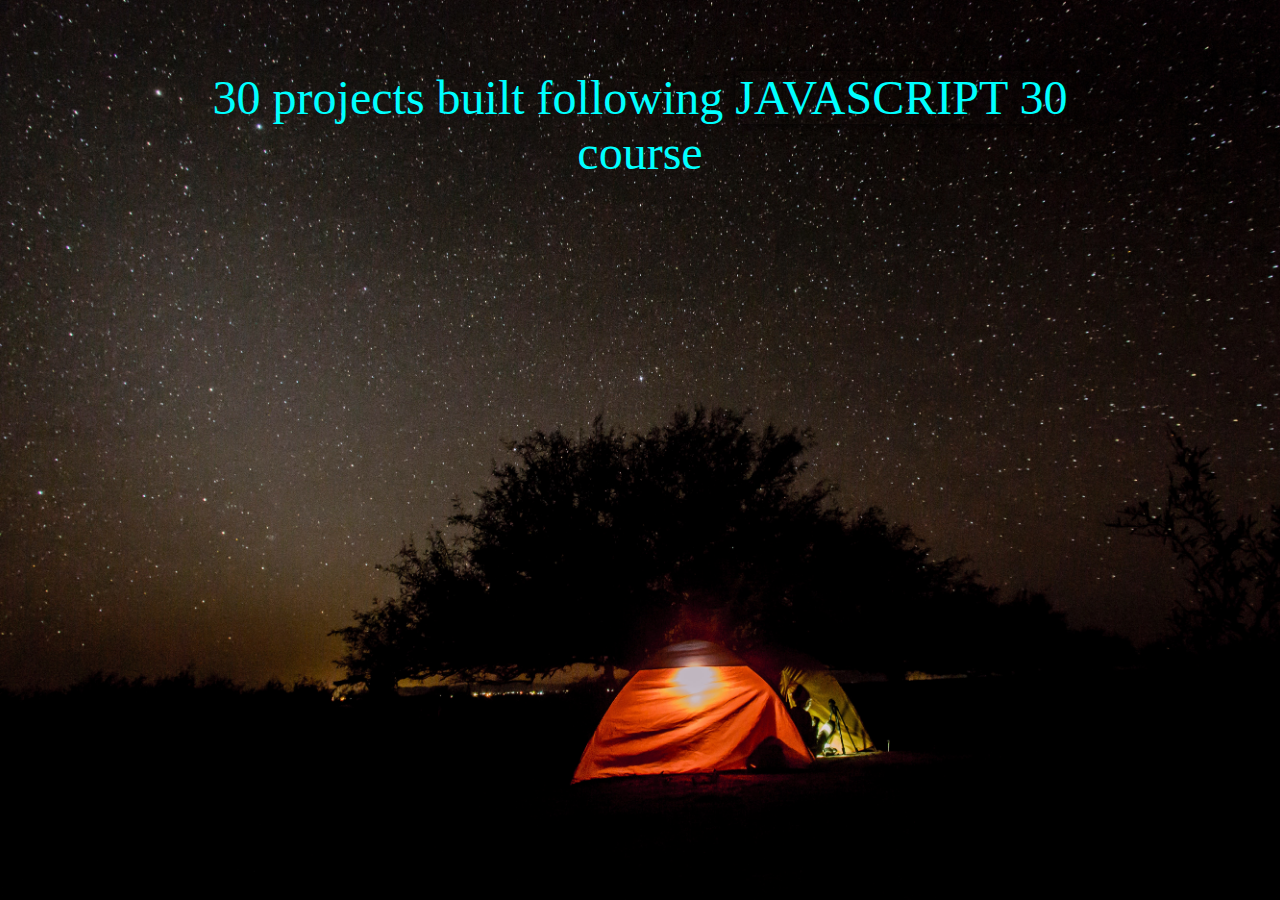
<file: index.html>
<!DOCTYPE html>
<html>
<head>
<title>Java Script 30</title>
<link rel="stylesheet" type="text/css" href="css/styleindex.css">
</head>
<body>
	<div class="main">30 projects built following <a style="text-decoration:none;box-shadow:0 0 .5rem black;" 
		href="https://javascript30.com/">JAVASCRIPT 30</a> course</div>
	<div class='wrapper'>
		<div class='carousel'>
			<div class='carousel__item'>
				<div class='carousel__item-body'>
					<a class="title" href="htmls/day1.html">Day 1
					<p>JavaScript Drum Kit</p></a>
				</div>
			</div>
			<div class='carousel__item'>
				<div class='carousel__item-body'>
					<a class="title" href="htmls/day2.html">Day 2
					<p>CSS + JS Clock</p></a>
				</div>
			</div>
			<div class='carousel__item'>
				<div class='carousel__item-body'>
					<a class="title" href="htmls/day3.html">Day 3
					<p>Playing with CSS variables and JS</p></a>
				</div>
			</div>
			<div class='carousel__item'>
				<div class='carousel__item-body'>
					<a class="title" href="htmls/day4.html">Day 4
					<p>Array Cardio with Inventors</p></a>
				</div>
			</div>
			<div class='carousel__item'>
				<div class='carousel__item-body'>
					<a class="title" href="htmls/day5.html">Day 5
					<p>Playing with CSS variables and JS</p></a>
				</div>
			</div>
			<div class='carousel__item'>
				<div class='carousel__item-body'>
					<a class="title" href="htmls/day6.html">Day 6
					<p>Playing with CSS variables and JS</p></a>
				</div>
			</div>
			<div class='carousel__item'>
				<div class='carousel__item-body'>
					<a class="title" href="htmls/day7.html">Day 7
					<p>Playing with CSS variables and JS</p></a>
				</div>
			</div>
			<div class='carousel__item'>
				<div class='carousel__item-body'>
					<a class="title" href="htmls/day8.html">Day 8
					<p>Playing with CSS variables and JS</p></a>
				</div>
			</div>
			<div class='carousel__item'>
				<div class='carousel__item-body'>
					<a class="title" href="htmls/day9.html">Day 9
					<p>Playing with CSS variables and JS</p></a>
				</div>
			</div>
		</div>
	</div>
		

</div>
<!--<div style="text-align: right" class="main"> Developed by:- Rubinder Singh</div>-->
</body>
</html>
</file>
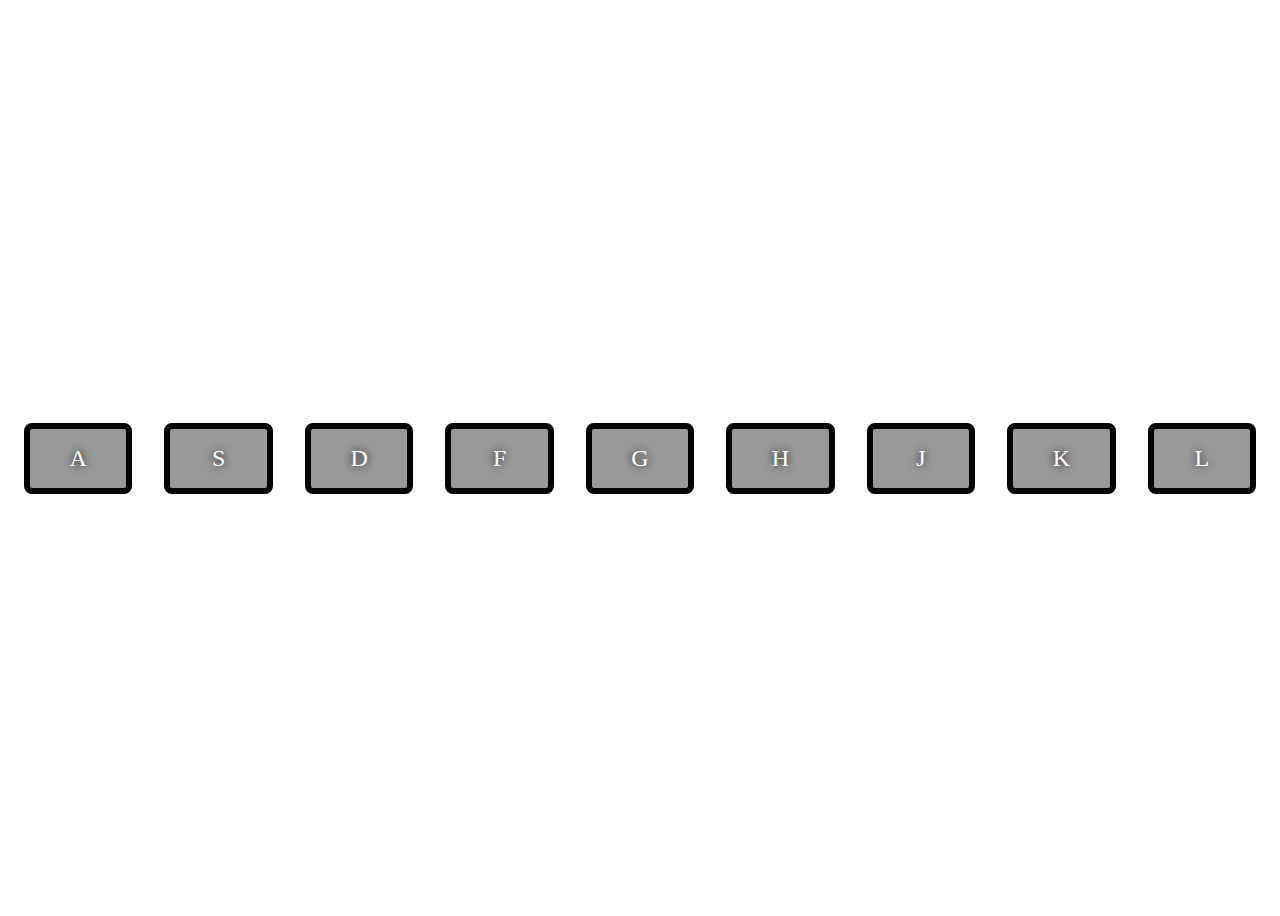
<file: day1.html>
<!DOCTYPE html>
<html>
<head>
	<link rel="stylesheet" type="text/css" href="css/style1.css">
<title>Day 1</title>
</head>
<body>
<div class="keys">
<div data-key="65" class="key">
	<span>A</span>
	
</div>


<div data-key="83" class="key">
	<span>S</span>
	
</div>
<div data-key="68" class="key">
	<span>D</span>
	
</div>
<div data-key="70" class="key">
	<span>F</span>
</div>
<div data-key="71" class="key">
	<span>G</span>
	
</div>
<div data-key="72" class="key">
	<span>H</span>
	
</div>
<div data-key="74" class="key">
	<span>J</span>
	
</div>
<div data-key="75" class="key">
	<span>K</span>
	
</div>
<div data-key="76" class="key">
	<span>L</span>
	
</div>

</div>
</div>
<audio data-key="65" src="sounds/sound1.mp3"></audio>
<audio data-key="83" src="sounds/sound2.mp3"></audio>
<audio data-key="68" src="sounds/sound3.mp3"></audio>
<audio data-key="70" src="sounds/sound4.mp3"></audio>
<audio data-key="71" src="sounds/sound5.mp3"></audio>
<audio data-key="72" src="sounds/sound6.mp3"></audio>
<audio data-key="74" src="sounds/sound7.mp3"></audio>
<audio data-key="75" src="sounds/sound8.mp3"></audio>
<audio data-key="76" src="sounds/sound9.mp3"></audio>
<script type="text/javascript">
	function playSound(e){
		const audio=document.querySelector(`audio[data-key="${e.keyCode}"]`);
		const key=document.querySelector(`.key[data-key="${e.keyCode}"]`);
		if(!audio) return;
		audio.currentTime=0;
		audio.play()
		key.classList.add('playing');
	}
	
	
	function removeTransition(e){
		if(e.propertyName !=='transform') return ;
		
		e.target.classList.remove('playing');
		
	}
	const keys=Array.from(document.querySelectorAll(".key"));
	keys.forEach(key => key.addEventListener('transitionend',removeTransition));
	window.addEventListener('keydown',playSound);
</script>
</body>
</html>
</file>
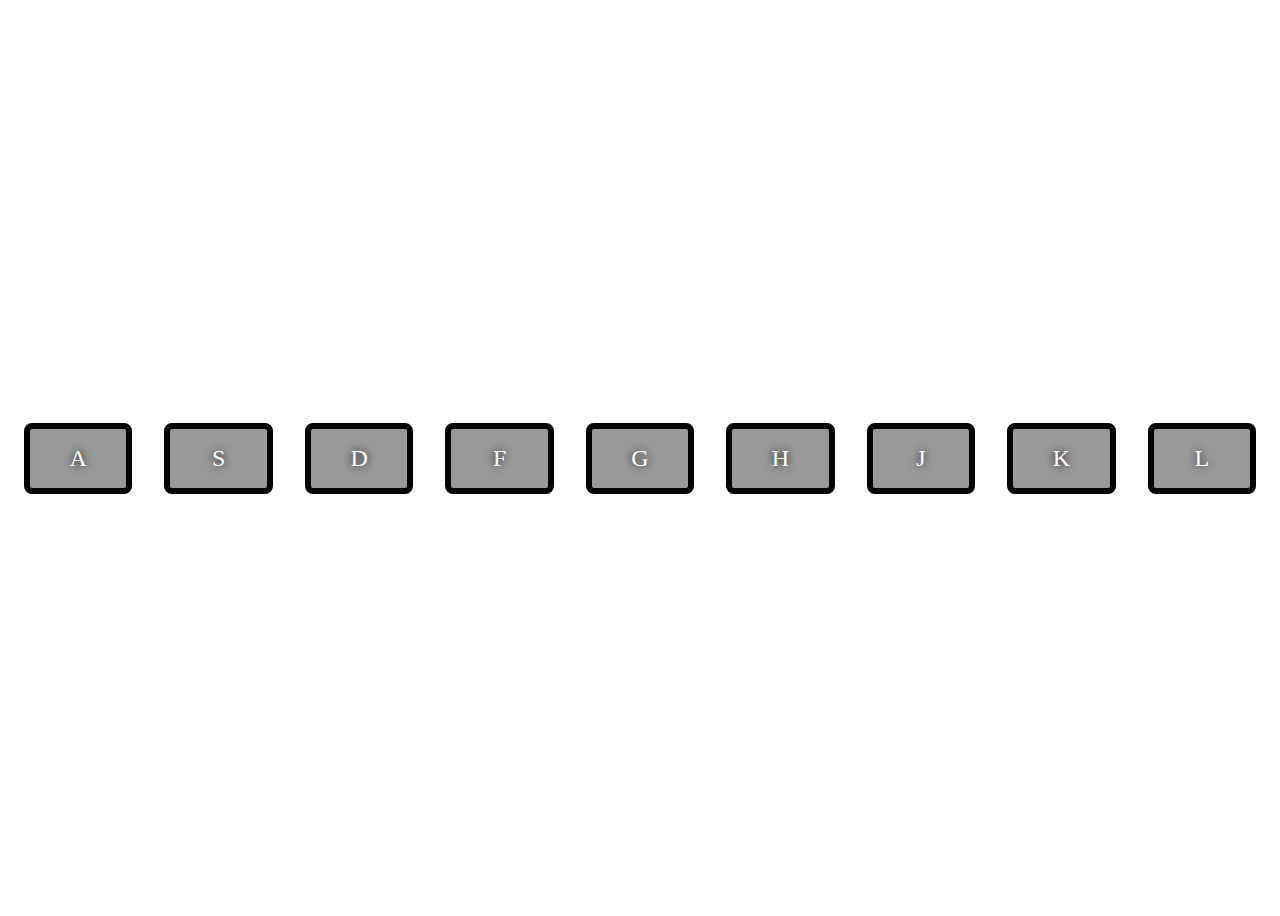
<file: htmls/day1.html>
<!DOCTYPE html>
<html>
<head>
	<link rel="stylesheet" type="text/css" href="../css/style1.css">
<title>Day 1</title>
</head>
<body>
<div class="keys">
<div data-key="65" class="key">
	<span>A</span>
	
</div>


<div data-key="83" class="key">
	<span>S</span>
	
</div>
<div data-key="68" class="key">
	<span>D</span>
	
</div>
<div data-key="70" class="key">
	<span>F</span>
</div>
<div data-key="71" class="key">
	<span>G</span>
	
</div>
<div data-key="72" class="key">
	<span>H</span>
	
</div>
<div data-key="74" class="key">
	<span>J</span>
	
</div>
<div data-key="75" class="key">
	<span>K</span>
	
</div>
<div data-key="76" class="key">
	<span>L</span>
	
</div>

</div>
</div>
<audio data-key="65" src="../sounds/sound1.mp3"></audio>
<audio data-key="83" src="../sounds/sound2.mp3"></audio>
<audio data-key="68" src="../sounds/sound3.mp3"></audio>
<audio data-key="70" src="../sounds/sound4.mp3"></audio>
<audio data-key="71" src="../sounds/sound5.mp3"></audio>
<audio data-key="72" src="../sounds/sound6.mp3"></audio>
<audio data-key="74" src="../sounds/sound7.mp3"></audio>
<audio data-key="75" src="../sounds/sound8.mp3"></audio>
<audio data-key="76" src="../sounds/sound9.mp3"></audio>
<script type="text/javascript">
	function playSound(e){
		const audio=document.querySelector(`audio[data-key="${e.keyCode}"]`);
		const key=document.querySelector(`.key[data-key="${e.keyCode}"]`);
		if(!audio) return;
		audio.currentTime=0;
		audio.play()
		key.classList.add('playing');
	}
	
	
	function removeTransition(e){
		if(e.propertyName !=='transform') return ;
		
		e.target.classList.remove('playing');
		
	}
	const keys=Array.from(document.querySelectorAll(".key"));
	keys.forEach(key => key.addEventListener('transitionend',removeTransition));
	window.addEventListener('keydown',playSound);
</script>
</body>
</html>
</file>
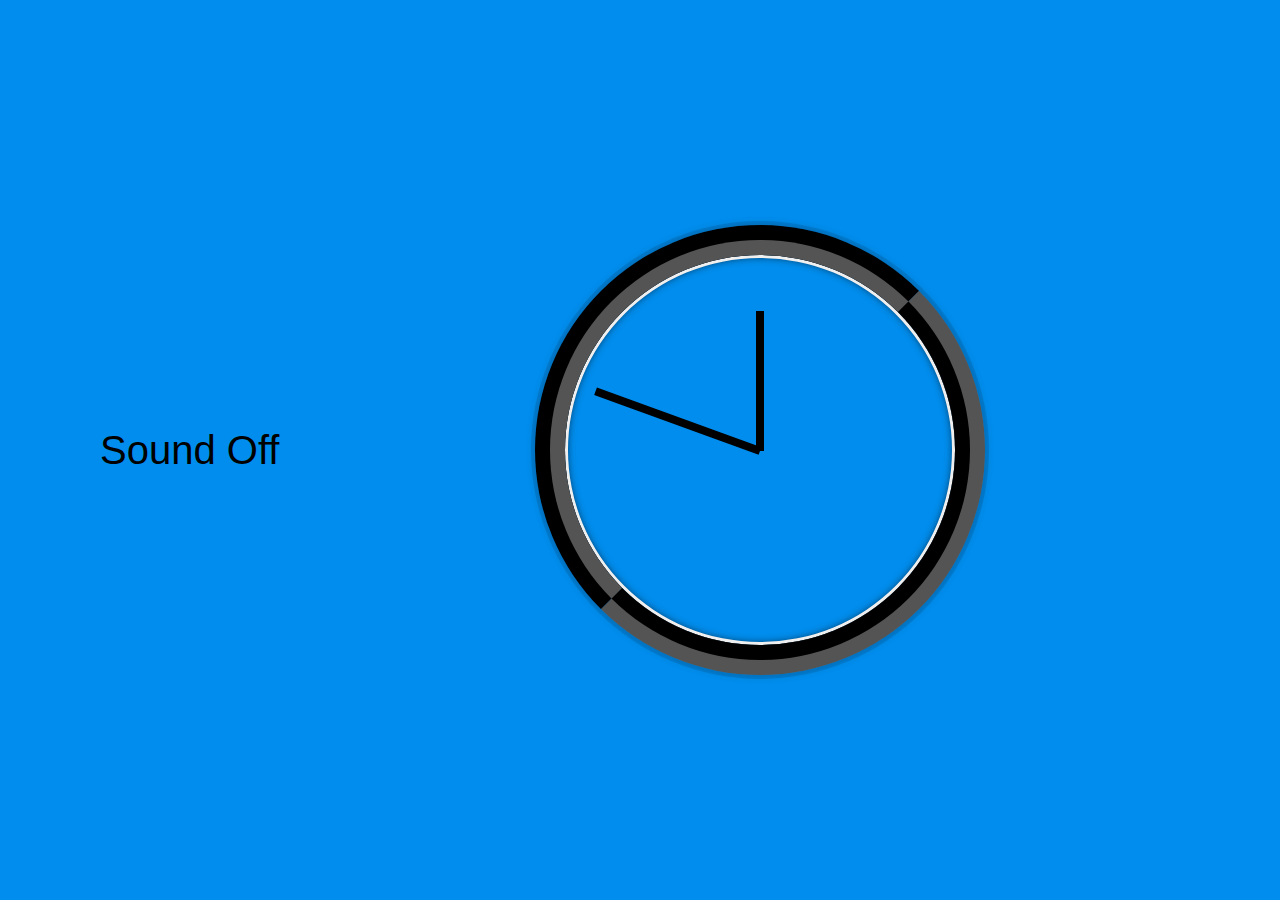
<file: htmls/day2.html>
<!DOCTYPE html>
<html>
<head>
	<link rel="shortcut icon" href="#" />
	<link rel="stylesheet" type="text/css" href="../css/style2.css">
	<title>Day 2</title>
</head>
<body>
	<div >
		<button id="tickbtn">Sound Off</button>
	</div>
	<div class="clock">
		<div class="clock-face">
			<div class="hand hour" style=" width:30%; margin-left: 20%;">	</div>
			<div class="hand min" style=" width:40%; margin-left: 10%;">	</div>
			<div class="hand sec" style=" transform: rotate(20deg);">	</div>
		</div>
	</div>
	<audio id="tick" src="../sounds/tick.mp3" allow="autoplay" autoplay="true" muted="muted"></audio>
	<audio id="hr" src="../sounds/hour.mp3" ></audio>
	<script type="text/javascript">
		var playflag=0;
		document.getElementById('tickbtn').onclick=function(){
			this.border="none";
			if(this.textContent=="Sound Off"){
				this.textContent="Sound On";
				playflag=1;
			}
			else{
				this.textContent="Sound Off";
				playflag=0;
			}
		};
		const secondHand=document.querySelector('.sec');
		const minHand=document.querySelector('.min');
		const hourHand=document.querySelector('.hour');
		var flag=0;
		function setDate(){
			const now=new Date();
			const secs=now.getSeconds();
			const mins=now.getMinutes();
			const hrs=now.getHours();

			const secDegrees=((secs/60)*360)+90;
			const minDegrees=((mins/60)*360)+90;
			const hrDegrees=((hrs/12)*360)+90;
			secondHand.style.transform=`rotate(${secDegrees}deg)`;
			minHand.style.transform=`rotate(${minDegrees}deg)`;
			hourHand.style.transform=`rotate(${hrDegrees}deg)`;
			const tick=document.querySelector(`audio[id="tick"]`);
			if(playflag){
				tick.muted=false;
			}
			else{
				tick.muted=true;
			}
			tick.play();
			if(mins==0 ){
				if(flag==0){
				const hrsound=document.querySelector(`audio[id="hr"]`);
				hrsound.play();
				flag=1;
				}
			}
			else{
				flag=0;
			}
		}
		setInterval(setDate,1000);
	</script>
</body>
</html>
</file>
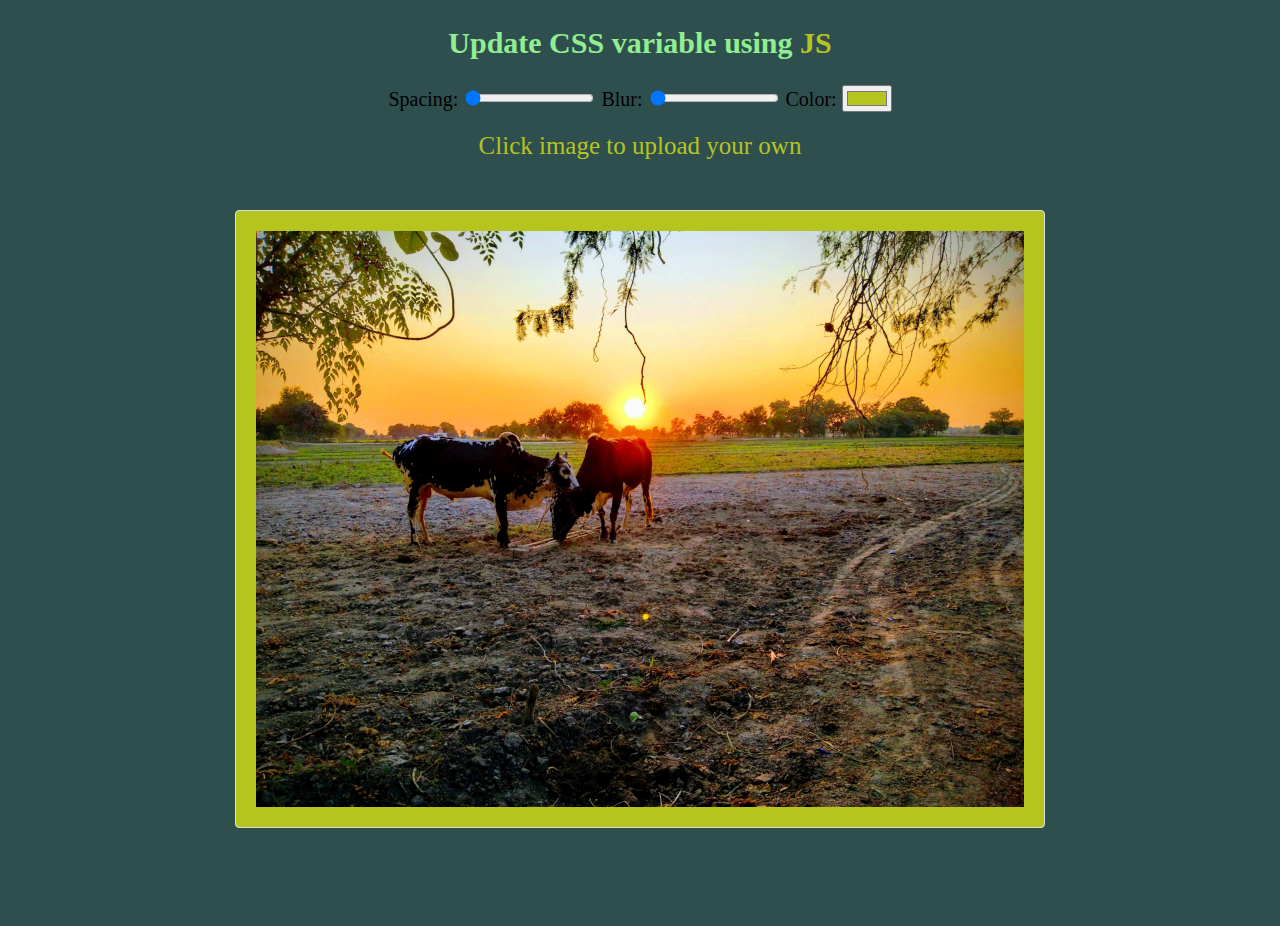
<file: htmls/day3.html>
<!DOCTYPE html>
<html>
<head>
	<link rel="shortcut icon" href="#" />
	<i class="lni lni-direction"></i>
	<link rel="stylesheet" type="text/css" href="../css/style3.css">
	<title>Day 3</title>
</head>
<body>
	<h2>Update CSS variable using <span class="h1">JS</span></h2>
	<div class="changers">
		<label for="spacing">Spacing:</label>
		<input id="spacing" type="range" min="20" max="200" value="20" data-sizing="px">

		<label for="blur">Blur:</label>
		<input id="blur" type="range" min="0" max="25" value="0" data-sizing="px">

		<label for="base">Color:</label>
		<input id="base" type="color" value="#b6c41f">
	</div>
	<div class="image">
		<input type="file" accept="image/jpeg, image/png, image/jpg" hidden>
		<span for="imageTag" class="imageHeader">Click image to upload your own</span>
		<img class="imageTag" src="../resource/day3-backgorund.jpg">
	</div>
	<script>
		inputs = document.querySelectorAll(".changers input");
		imgInput = document.querySelector(".image input");
		imgAttribute = document.querySelector(".image img");
		let imagesArray = []
		function handleEvent(){
			const suffix = this.dataset.sizing || '';
			document.documentElement.style.setProperty(`--${this.id}`, this.value + suffix);
		}

		function displayImages(){
			document.getElementsByClassName("imageTag")[0].src = `${URL.createObjectURL(imagesArray[0])}`;
			imagesArray = [];
		}

		inputs.forEach(element => element.addEventListener('change', handleEvent));
		inputs.forEach(element => element.addEventListener('mousemove', handleEvent));
		imgAttribute.addEventListener('click', () => {
			imgInput.click();
		});
		imgInput.addEventListener("change", ()=>{
			const file = imgInput.files;
  			imagesArray.push(file[0]);
			displayImages();
		})
	</script>
</body>
</html>
</file>
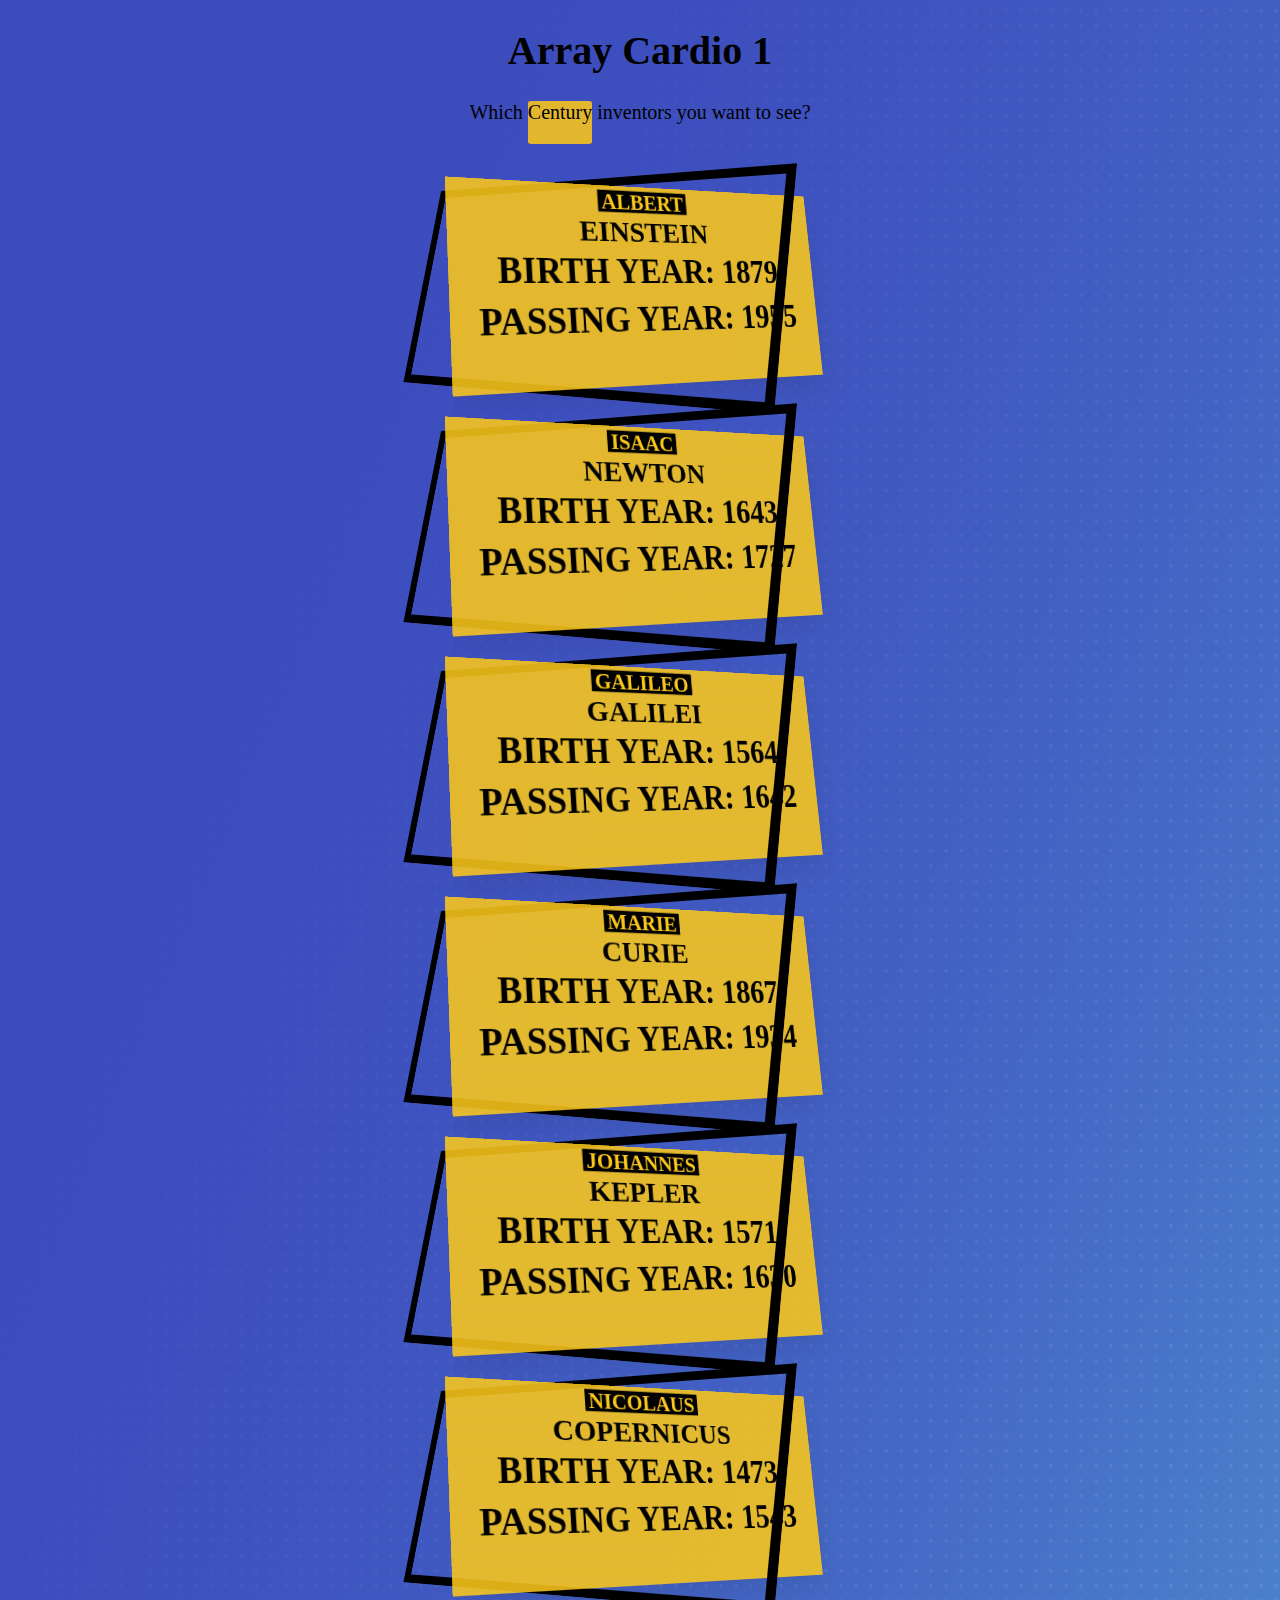
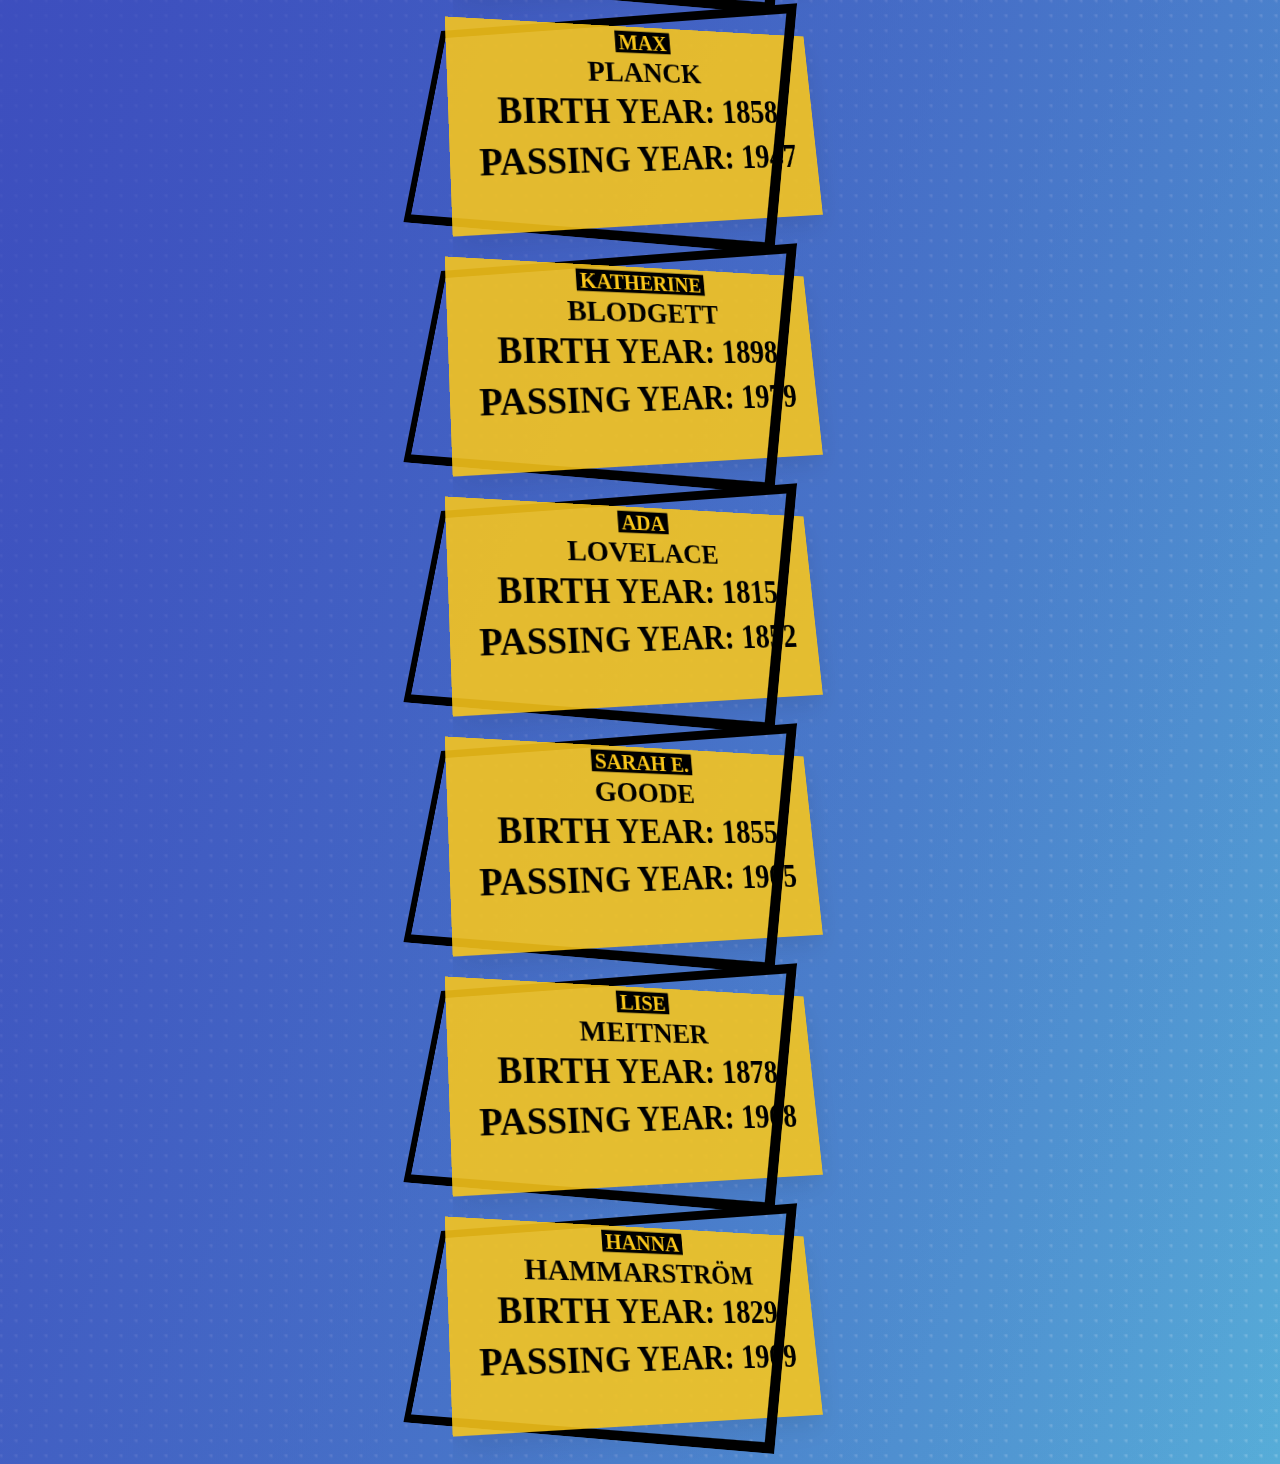
<file: htmls/day4.html>
<!DOCTYPE html>
<html>
<head>
	<link rel="shortcut icon" href="#" />
	<i class="lni lni-direction"></i>
	<link rel="stylesheet" type="text/css" href="../css/style4.css">
	<title>Day 3</title>
</head>
<body>
	<h1>Array Cardio 1 </h1>
	<div class="century-menu-label" for="century-menu">
		Which <div class="century-menu"> Century 
			<ul class="century-menu-lists century-menu--1-lists">
			<li class="century-menu-items" value="1500">1500s</li>
			<li class="century-menu-items" value="1600">1600s</li>
			<li class="century-menu-items" value="1700">1700s</li>
			<li class="century-menu-items" value="1800">1800s</li>
			</ul>
		</div> inventors you want to see?</div>

	<div class="inventorBlock">
	</div>
	
	
	<script>
		const inventors = [
      { first: 'Albert', last: 'Einstein', year: 1879, passed: 1955 },
      { first: 'Isaac', last: 'Newton', year: 1643, passed: 1727 },
      { first: 'Galileo', last: 'Galilei', year: 1564, passed: 1642 },
      { first: 'Marie', last: 'Curie', year: 1867, passed: 1934 },
      { first: 'Johannes', last: 'Kepler', year: 1571, passed: 1630 },
      { first: 'Nicolaus', last: 'Copernicus', year: 1473, passed: 1543 },
      { first: 'Max', last: 'Planck', year: 1858, passed: 1947 },
      { first: 'Katherine', last: 'Blodgett', year: 1898, passed: 1979 },
      { first: 'Ada', last: 'Lovelace', year: 1815, passed: 1852 },
      { first: 'Sarah E.', last: 'Goode', year: 1855, passed: 1905 },
      { first: 'Lise', last: 'Meitner', year: 1878, passed: 1968 },
      { first: 'Hanna', last: 'Hammarström', year: 1829, passed: 1909 }
    ];

    const people = [
      'Bernhard, Sandra', 'Bethea, Erin', 'Becker, Carl', 'Bentsen, Lloyd', 'Beckett, Samuel', 'Blake, William', 'Berger, Ric', 'Beddoes, Mick', 'Beethoven, Ludwig',
      'Belloc, Hilaire', 'Begin, Menachem', 'Bellow, Saul', 'Benchley, Robert', 'Blair, Robert', 'Benenson, Peter', 'Benjamin, Walter', 'Berlin, Irving',
      'Benn, Tony', 'Benson, Leana', 'Bent, Silas', 'Berle, Milton', 'Berry, Halle', 'Biko, Steve', 'Beck, Glenn', 'Bergman, Ingmar', 'Black, Elk', 'Berio, Luciano',
      'Berne, Eric', 'Berra, Yogi', 'Berry, Wendell', 'Bevan, Aneurin', 'Ben-Gurion, David', 'Bevel, Ken', 'Biden, Joseph', 'Bennington, Chester', 'Bierce, Ambrose',
      'Billings, Josh', 'Birrell, Augustine', 'Blair, Tony', 'Beecher, Henry', 'Biondo, Frank'
    ];
    
	function populateInventorBlock(inventor){
		document.getElementsByClassName("inventorBlock")[0].innerHTML += '<div class="wrapper"><div class="card">\
			<span class="enclosed">'+ `${inventor.first}` + '</span> ' +`${inventor.last}`+' \
			<h3 class="year">Birth Year: '+ `${inventor.year}` + '</h3>\
			<h3 class="year"> Passing Year: '+ `${inventor.passed}` + '</h3>\
		</div></div>';
	}

	function populateInventorBlockForNoInventor(year){
		document.getElementsByClassName("inventorBlock")[0].innerHTML += '<div class="wrapper"><div class="card">\
			<span class="enclosed">No Inventor appeared in '+`${year}` +' </span> \
		</div></div>';
	}

	window.addEventListener("load", event => { 
		inventors.forEach(inventor => populateInventorBlock(inventor));
	 })

    // Array.prototype.filter()
    // 1. Filter the list of inventors for those who were born in the 1500's
	function showInventors(){
		century = this.value
		const validInventors = inventors.filter(inventor => (inventor.year > century && inventor.year < (century +100) )) ;
		document.getElementsByClassName("inventorBlock")[0].innerHTML = "";
		if(!validInventors.length){
			populateInventorBlockForNoInventor(century)
		}
		validInventors.forEach(inventor => populateInventorBlock(inventor));
	}
	
	centuryMenuItems = document.querySelectorAll(".century-menu-items");
	centuryMenuItems.forEach(century => century.addEventListener("click", showInventors))

    // Array.prototype.map()
    // 2. Give us an array of the inventors first and last names

    // Array.prototype.sort()
    // 3. Sort the inventors by birthdate, oldest to youngest

    // Array.prototype.reduce()
    // 4. How many years did all the inventors live all together?

    // 5. Sort the inventors by years lived

    // 6. create a list of Boulevards in Paris that contain 'de' anywhere in the name
    // https://en.wikipedia.org/wiki/Category:Boulevards_in_Paris


    // 7. sort Exercise
    // Sort the people alphabetically by last name

    // 8. Reduce Exercise
    // Sum up the instances of each of these
    const data = ['car', 'car', 'truck', 'truck', 'bike', 'walk', 'car', 'van', 'bike', 'walk', 'car', 'van', 'car', 'truck' ];

  			
	</script>
</body>
</html>
</file>
<file: css/styleindex.css>
body{
  background-image: url("../resource/indexpage.jpg");
  background-repeat: no-repeat;
  background-attachment: fixed;
  background-position: center;
  background-size: cover;
}

.main{
	font-size: 3em;
	padding: 2rem;
	margin: 3% auto;
	max-width: 70%;
	text-align: center;
	color:cyan;
}

.wrapper {
	height: 60%;
	width: 100%;
	display: flex;
	justify-content: center;
	margin: 25% auto;
  }

  .carousel {
	position: relative;
	width: 100%;
	max-width: 500px;
	display: flex;
	justify-content: center;
	flex-direction: column;
  }

  .carousel__item {
	display: flex;
	align-items: center;
	background-color: darkslategray;
	position: absolute;
	width: 100%;
	padding: 0 12px;
	opacity: 0;
	filter: drop-shadow(0 2px 2px #555);
	will-change: transform, opacity;
	-webkit-animation: carousel-animate-vertical 27s linear infinite;
			animation: carousel-animate-vertical 27s linear infinite;
  }

  .carousel__item:nth-child(1) {
	-webkit-animation-delay: calc(3s * -1);
			animation-delay: calc(3s * -1);
  }
  
  .carousel__item:nth-child(2) {
	-webkit-animation-delay: calc(3s * 0);
			animation-delay: calc(3s * 0);
  }
  
  .carousel__item:nth-child(3) {
	-webkit-animation-delay: calc(3s * 1);
			animation-delay: calc(3s * 1);
  }
  
  .carousel__item:nth-child(4) {
	-webkit-animation-delay: calc(3s * 2);
			animation-delay: calc(3s * 2);
  }
  
  .carousel__item:nth-child(5) {
	-webkit-animation-delay: calc(3s * 3);
			animation-delay: calc(3s * 3);
  }
  
  .carousel__item:nth-child(6) {
	-webkit-animation-delay: calc(3s * 4);
			animation-delay: calc(3s * 4);
  }
  
  .carousel__item:nth-child(7) {
	-webkit-animation-delay: calc(3s * 5);
			animation-delay: calc(3s * 5);
  }
  
  .carousel__item:nth-child(8) {
	-webkit-animation-delay: calc(3s * 6);
			animation-delay: calc(3s * 6);
  }
  
  .carousel__item:last-child {
	-webkit-animation-delay: calc(-3s * 2);
			animation-delay: calc(-3s * 2);
  }

  .carousel__item-body {
	text-align: center;
	width: 100%;
	border-radius: 8px;
	padding: 2% 10%;
	color: antiquewhite;
  }

  .title {
	text-transform: uppercase;
	font-size: 20px;
	margin-top: 10px;
	text-decoration: none;
	color:rgb(145, 221, 223);
  }

  @-webkit-keyframes carousel-animate-vertical {
	0% {
		transform: translateY(100%) scale(0.5);
		opacity: 0;
		visibility: hidden;
	  }
	  3%, 11.1111111111% {
		transform: translateY(100%) scale(0.7);
		opacity: 0.4;
		visibility: visible;
	  }
	  14.1111111111%, 22.2222222222% {
		transform: translateY(-100%) scale(1);
		opacity: 1;
		visibility: visible;
	  }
	  25.2222222222%, 33.3333333333% {
		transform: translateY(-250%) scale(0.7);
		opacity: 0.4;
		visibility: visible;
	  }
	  36.3333333333% {
		transform: translateY(-200%) scale(0.5);
		opacity: 0;
		visibility: visible;
	  }
	  100% {
		transform: translateY(-200%) scale(0.5);
		opacity: 0;
		visibility: hidden;
	  }
  }
  
  @keyframes carousel-animate-vertical {
	0% {
	  transform: translateY(100%) scale(0.5);
	  opacity: 0;
	  visibility: hidden;
	}
	3%, 11.1111111111% {
	  transform: translateY(100%) scale(0.7);
	  opacity: 0.4;
	  visibility: visible;
	}
	14.1111111111%, 22.2222222222% {
	  transform: translateY(-100%) scale(1);
	  opacity: 1;
	  visibility: visible;
	}
	25.2222222222%, 33.3333333333% {
	  transform: translateY(-250%) scale(0.7);
	  opacity: 0.4;
	  visibility: visible;
	}
	36.3333333333% {
	  transform: translateY(-200%) scale(0.5);
	  opacity: 0;
	  visibility: visible;
	}
	100% {
	  transform: translateY(-200%) scale(0.5);
	  opacity: 0;
	  visibility: hidden;
	}
  }

.main a{
	color:cyan;
}

.main a:hover{
	color:coral;
}
</file>
<file: css/style1.css>
html{
	background: url('https://i.imgur.com/b9r5sEL.jpg') bottom center;
  	background-size: cover;
}
.keys {
  display: flex;
  flex: 1;
  min-height: 100vh;
  align-items: center;
  justify-content: center;
}
.key{
	border: .4rem solid black;
  border-radius: .5rem;
  margin: 1rem;
  font-size: 1.5rem;
  padding: 1rem .5rem;
  transition: all .07s ease;
  width: 10rem;
  text-align: center;
  color: white;
  background: rgba(0,0,0,0.4);
  text-shadow: 0 0 .5rem black;
}
.playing {
  transform: scale(1.1);
  border-color: #ffc600;
  box-shadow: 0 0 1rem #ffc600;
}
</file>
<file: css/style2.css>
html{
	background: #018DED url(https://png.pngtree.com/thumb_back/fh260/background/20190223/ourmid/pngtree-pure-color-watercolor-graffiti-gradient-background-board-design-board-design-image_66713.jpg);
    background-size: cover;
    font-family: 'helvetica neue';
    text-align: center;
    font-size: 10px;
}
body {
      margin: 0;
      font-size: 2rem;
      display: flex;
      flex: 1;
      min-height: 100vh;
      align-items: center;
    }
 #tickbtn{
 	margin: 7rem;
 	margin-right: -7rem;
 	padding: 0rem 3rem;
 	font-size: 2em; 
 	background: none;
 	border: none;
 	outline: none;
 }
.clock{
	width: 35rem;
	height: 35rem;
	border: 30px groove black;
	border-radius: 50%;
	margin: 50px auto;
	position: relative;
	padding: 2rem;
	box-shadow: 
		0 0 0 4px rgba(0,0,0,0.1),
        inset 0 0 0 3px #EFEFEF,
        inset 0 0 10px black,
        0 0 10px rgba(0,0,0,0.2);
}
.clock-face {
      position: relative;
      width: 100%;
      height: 100%;
      transform: translateY(-3px); /* account for the height of the clock hands */
}
.hand {
      width: 50%;
      height: 8px;
      background: black;
      position: absolute;
      top: 50%;
      transform-origin: 100%;
      transform: rotate(90deg);
      transition: all 0.05s;
      transition-timing-function: cubic-bezier(0.21, -0.52, 0.5, 2.68);
}
</file>
<file: css/style3.css>
:root{
      --base: #b6c41f;
      --spacing: 20px;
      --blur: 0px;
}
html{
      background-size: cover;
    font-family: 'helvetica neue';
    text-align: center;
    font-size: 10px;
}

body {
      margin: 0;
      font-size: 2rem;
      display: block;
      min-height: 100vh;
      align-items: center;
      background-color: darkslategray;
}

.h1 {
      color: var(--base);
}

h2{
      color: lightgreen;
      height : 15%;
      width: 80%;
      margin: 2% auto;
}

.image {
      display: flex;
      flex-direction: column;
      margin: 20px auto;
}

.imageHeader {
      font-size: 25px;
      font-family: cursive;
      color: var(--base);
}

img {
      border: 1px solid #ddd;
      border-radius: 4px;
      padding: 5px;
      height: 30%;
      width: 60%;
      background-color: var(--base);
      padding: var(--spacing);
      filter: blur(var(--blur));
      margin: 50px auto;
    }

img:hover {
      box-shadow: rgba(0, 0, 0, 0.25) 0px 54px 55px, rgba(0, 0, 0, 0.12) 0px -12px 30px, rgba(0, 0, 0, 0.12) 0px 4px 6px, rgba(0, 0, 0, 0.17) 0px 12px 13px, rgba(0, 0, 0, 0.09) 0px -3px 5px;
    }
</file>
<file: css/style4.css>
:root{
      --base: #b6c41f;
      --spacing: 20px;
      --blur: 0px;
}
html{
      background-size: cover;
    font-family: 'helvetica neue';
    text-align: center;
    font-size: 10px;
}

body {
      margin: 0;
      font-size: 2rem;
      min-height: 100vh;
      display: grid;
      place-items: center;
      background:
        linear-gradient(to bottom right, #3C4BBD 15%, transparent),
        radial-gradient(circle at 100% 0%, rgba(255,255,255,.2) 10%, transparent 20%) center center / 15px 15px,
        linear-gradient(to bottom right, #3C4BBD, #57ADD8);
}



h2{
      color: #000;
      height : 15%;
      width: 80%;
      margin: 2% auto;
}

    
    ul {
      list-style-type: none;
    }
    
    .century-menu-label {
      display: flex;
      flex-direction: row;
      flex-wrap: wrap;
    }
    
    .century-menu {
      background-color: rgba(249, 198, 26, 0.88);
      cursor: pointer;
      border-radius: 5%;
      margin: 0 5px;
      height: auto;
      width: auto;
    }
    .century-menu:hover > .century-menu-lists li {
      display: block;
    }
    .century-menu:hover > .century-menu--1-lists li:nth-child(1) {
      opacity: 0;
      -webkit-animation: menu1 ease-in-out forwards;
              animation: menu1 ease-in-out forwards;
      -webkit-animation-duration: 300ms;
              animation-duration: 300ms;
      -webkit-animation-delay: 0ms;
              animation-delay: 0ms;
    }
    @-webkit-keyframes menu1 {
      from {
        opacity: 0;
        transform: rotateX(-180deg);
      }
      to {
        opacity: 1;
        transform: rotateX(0deg);
      }
    }
    @keyframes menu1 {
      from {
        opacity: 0;
        transform: rotateX(-180deg);
      }
      to {
        opacity: 1;
        transform: rotateX(0deg);
      }
    }
    .century-menu:hover > .century-menu--1-lists li:nth-child(2) {
      opacity: 0;
      -webkit-animation: menu1 ease-in-out forwards;
              animation: menu1 ease-in-out forwards;
      -webkit-animation-duration: 300ms;
              animation-duration: 300ms;
      -webkit-animation-delay: 150ms;
              animation-delay: 150ms;
    }
    @keyframes menu1 {
      from {
        opacity: 0;
        transform: rotateX(-180deg);
      }
      to {
        opacity: 1;
        transform: rotateX(0deg);
      }
    }
    .century-menu:hover > .century-menu--1-lists li:nth-child(3) {
      opacity: 0;
      -webkit-animation: menu1 ease-in-out forwards;
              animation: menu1 ease-in-out forwards;
      -webkit-animation-duration: 300ms;
              animation-duration: 300ms;
      -webkit-animation-delay: 300ms;
              animation-delay: 300ms;
    }
    @keyframes menu1 {
      from {
        opacity: 0;
        transform: rotateX(-180deg);
      }
      to {
        opacity: 1;
        transform: rotateX(0deg);
      }
    }
    .century-menu:hover > .century-menu--1-lists li:nth-child(4) {
      opacity: 0;
      -webkit-animation: menu1 ease-in-out forwards;
              animation: menu1 ease-in-out forwards;
      -webkit-animation-duration: 300ms;
              animation-duration: 300ms;
      -webkit-animation-delay: 450ms;
              animation-delay: 450ms;
    }
    @keyframes menu1 {
      from {
        opacity: 0;
        transform: rotateX(-180deg);
      }
      to {
        opacity: 1;
        transform: rotateX(0deg);
      }
    }

 
    
    .century-menu-lists {
      perspective: 5000px;
    }
    .century-menu-items {
      display: none;
      width: 140px;
      height: 65px;
      background-color: rgba(249, 198, 26, 0.88);
    }
    .century-menu-items:hover {
      background-color: rgba(225, 178, 23, 0.88);
    }


    .wrapper {
      position: relative;
      perspective: 40em;
      display: grid;
      transform-style: preserve-3d;
      margin: 10% auto;
    }
    
    .card {
      grid-area: 1 / 1;
      height: 200px;
      width: 400px;
      transform: translateX(10px) rotateY(25deg) rotateX(10deg);
      background: rgba(249, 198, 26, 0.88);
      display: flex;
      justify-content:flex-start;
      flex-direction: column;
      align-items: center;
      color: #000;
      text-transform: uppercase;
      font-size: 30px;
      font-weight: 600;
      backface-visibility: hidden;
      box-shadow: 0 10px 30px -3px rgba(0,0,0,.1);
    }

    .year {
      margin: 1%;
    }
    
    h1 {
      font-size: 40px;
      font-weight: 600;
    }
    
    .card .enclosed {
      background: #000;
      line-height: 1;
      color: rgba(249, 198, 26, 1);
      padding: 0 5px;
      display: inline-block;
      transform: translate(-1px, 1px) scale(0.75);
    }
    
    .wrapper:before {
      --bw: 9px;
      grid-area: 1 / 1;
      content: '';
      backface-visibility: hidden;
      height: 100%;
      width: 100%;
      margin-top: calc(-1 * var(--bw));
      margin-left: calc(-1 * var(--bw));
      background: transparent;
      transform: translateX(-60px) rotateY(-30deg) rotateX(15deg) scale(1.03);
      pointer-events: none;
      border: var(--bw) solid #000;
      box-sizing: content-box;
    }
    
    
    .wrapper:hover > div,
    .wrapper:hover:before {
      transform: none;
    }
    
    
    .wrapper > div,
    .wrapper:before {
      will-change: transform;
      transition: .3s transform cubic-bezier(.25,.46,.45,1);
    }
</file>
